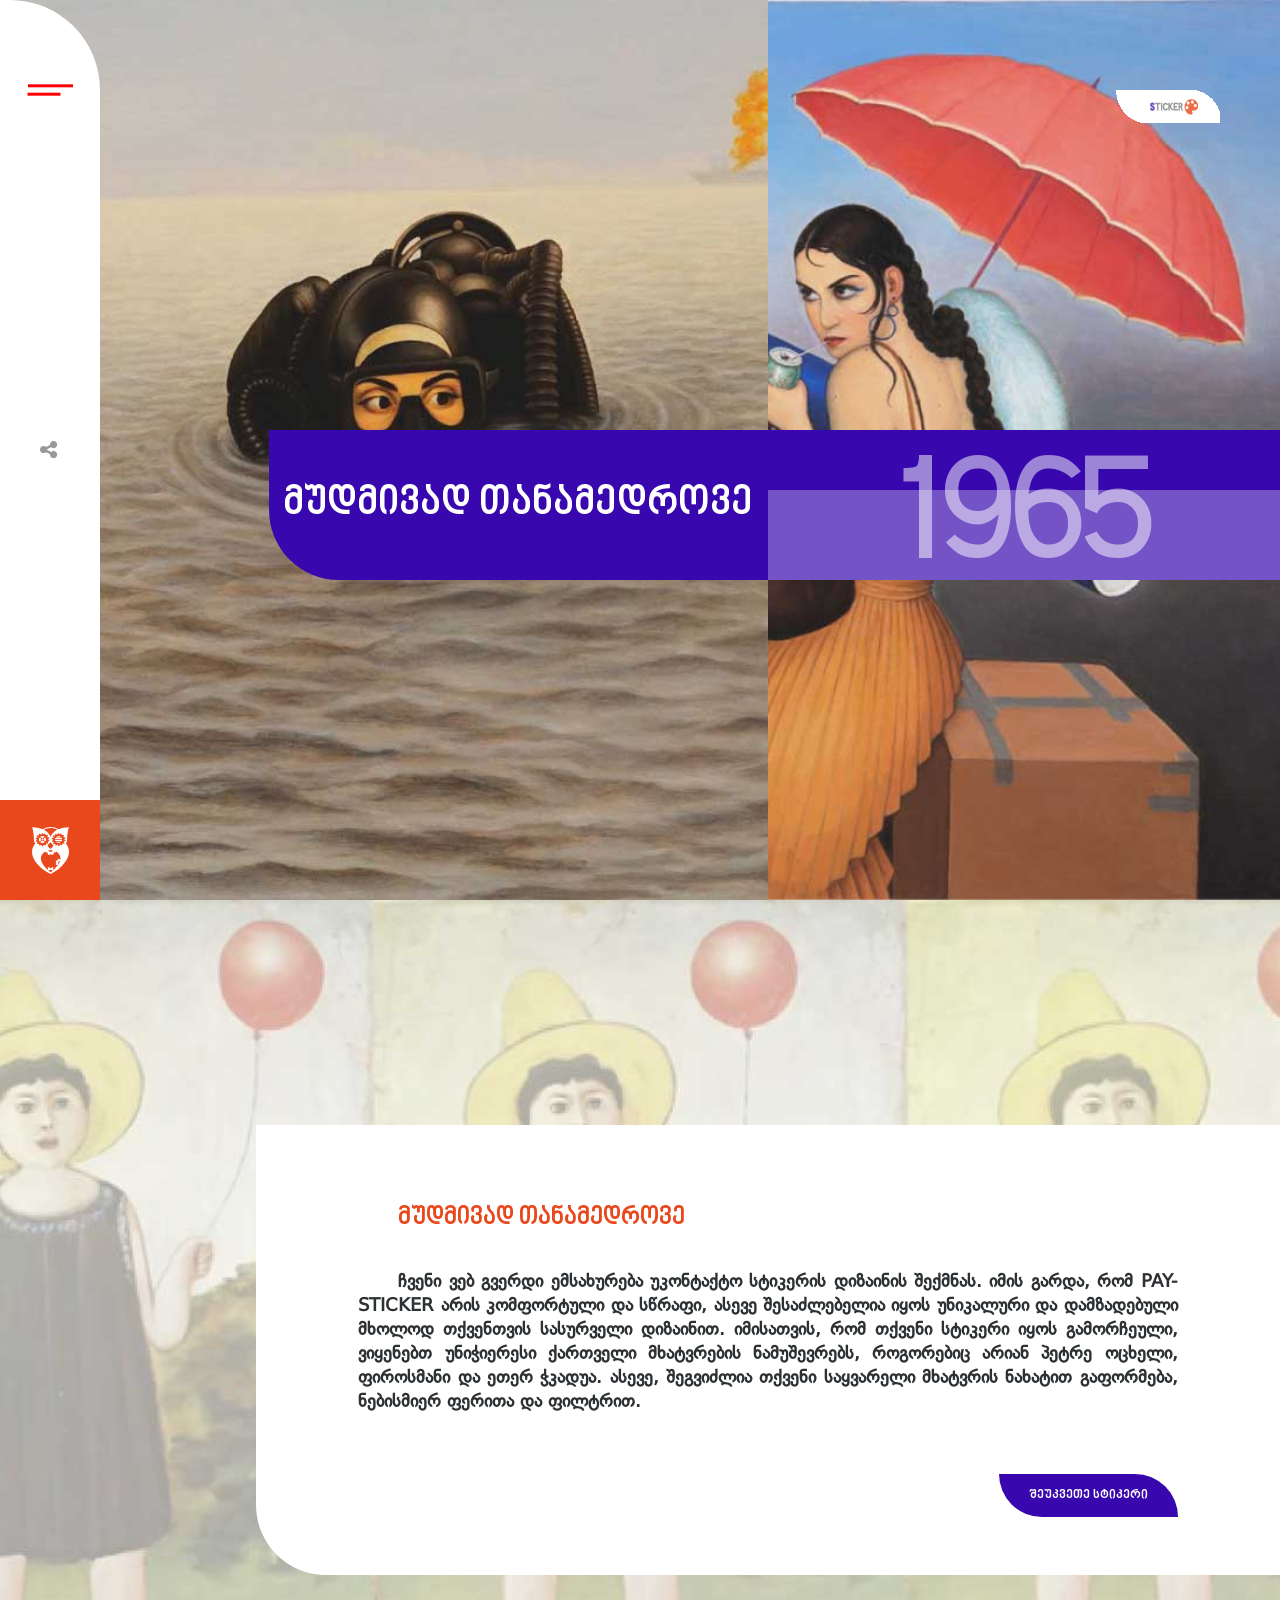
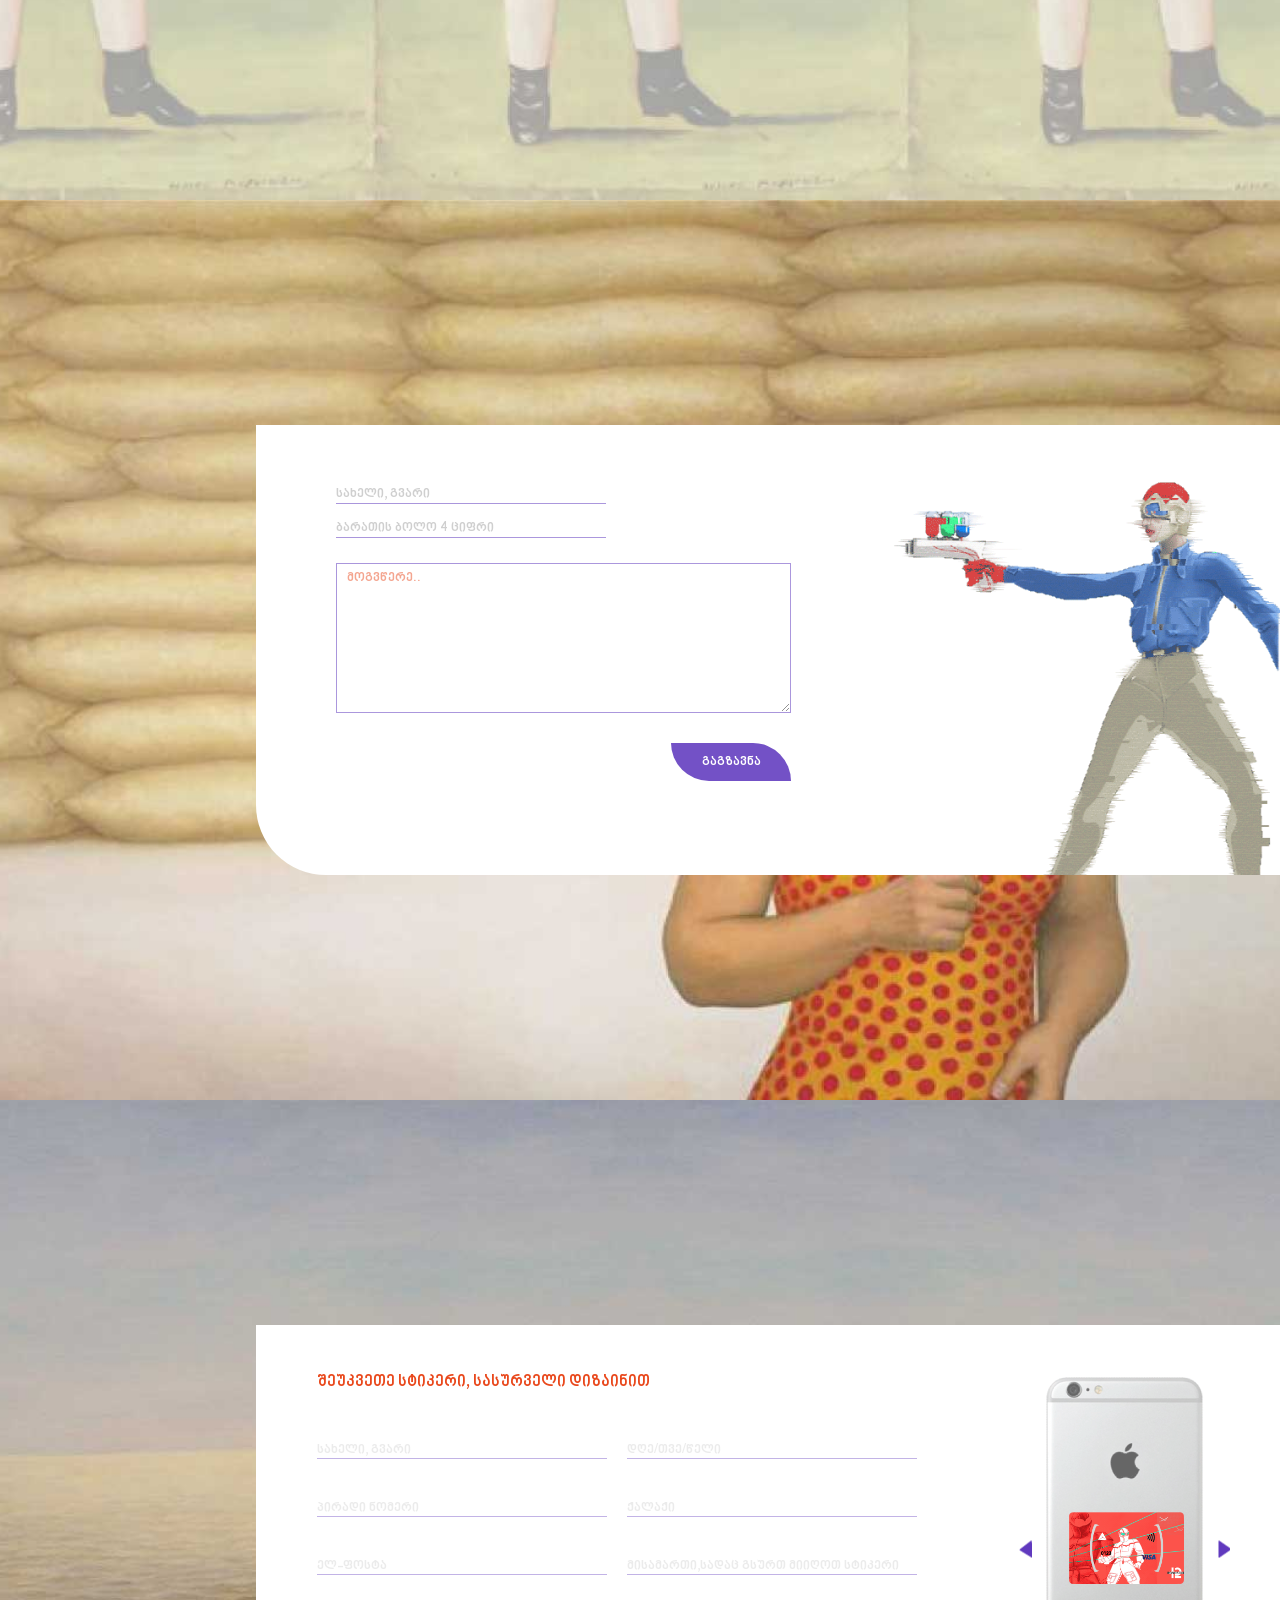
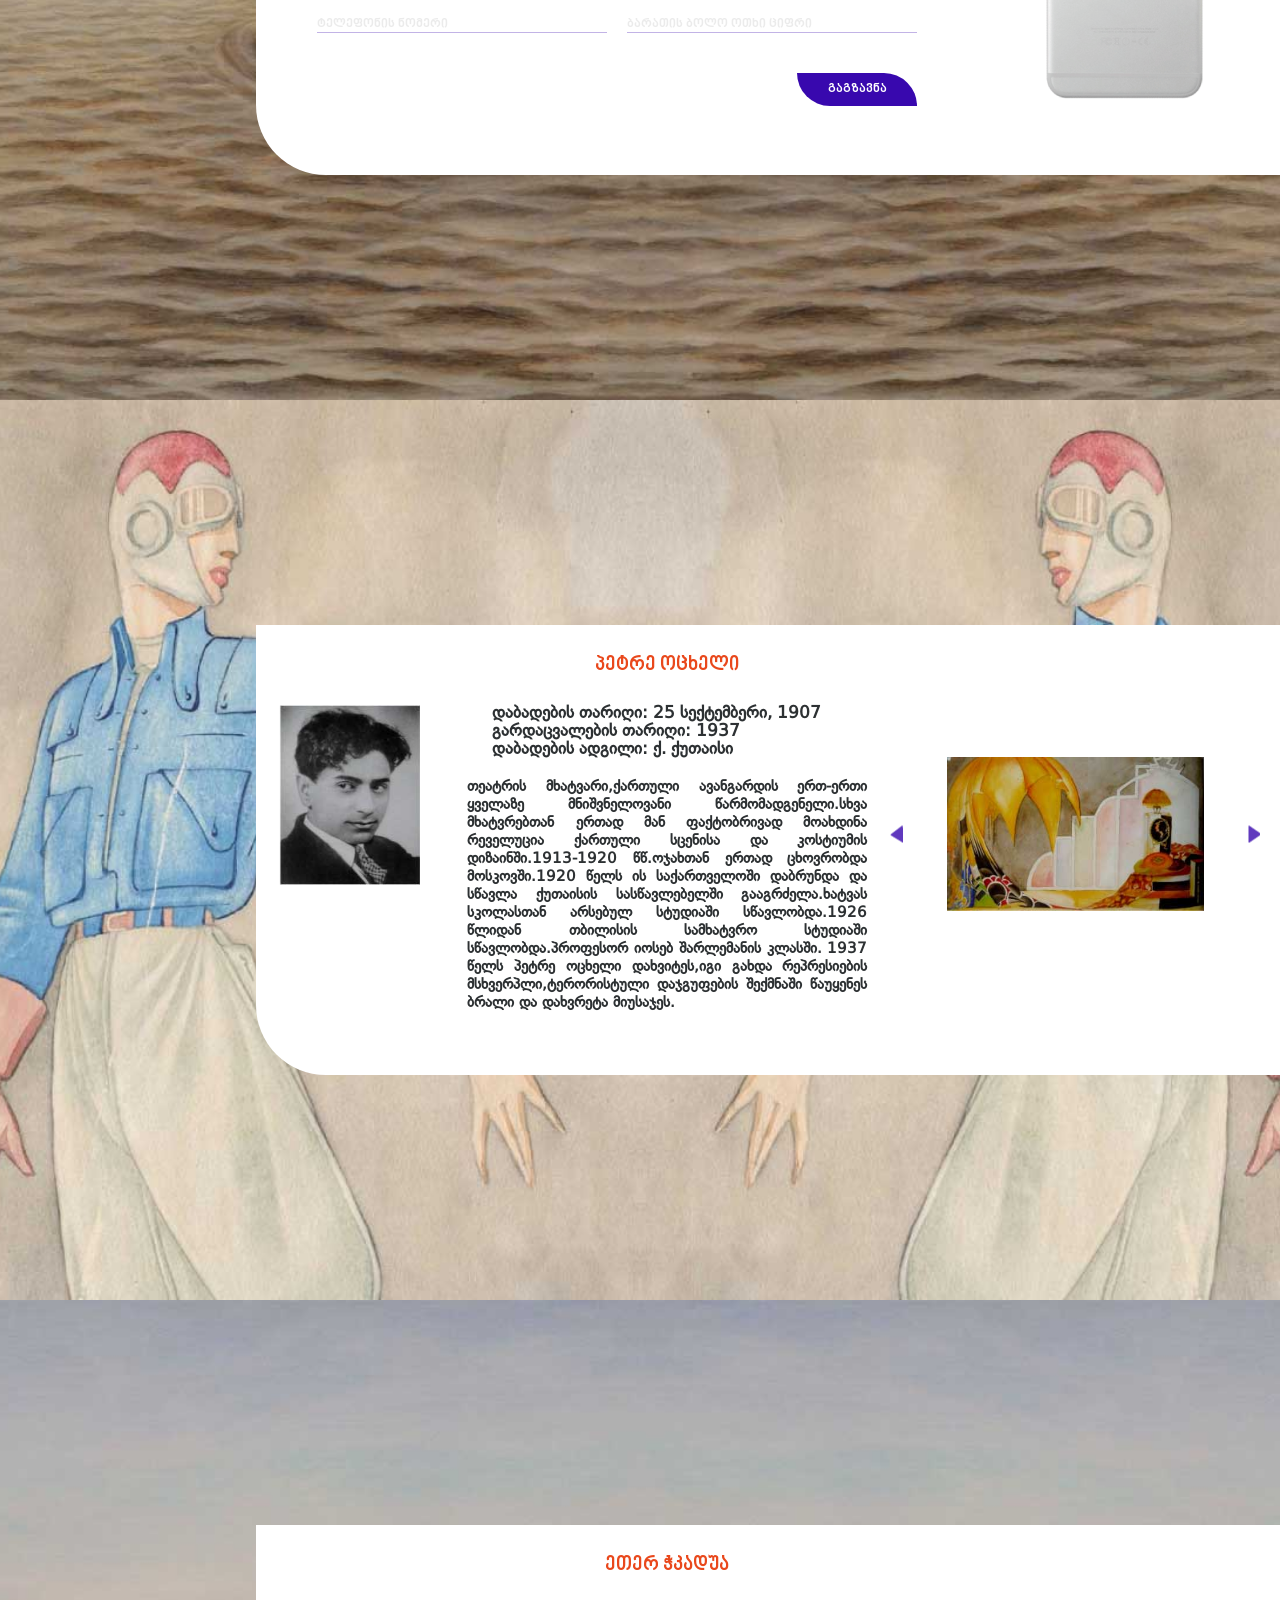
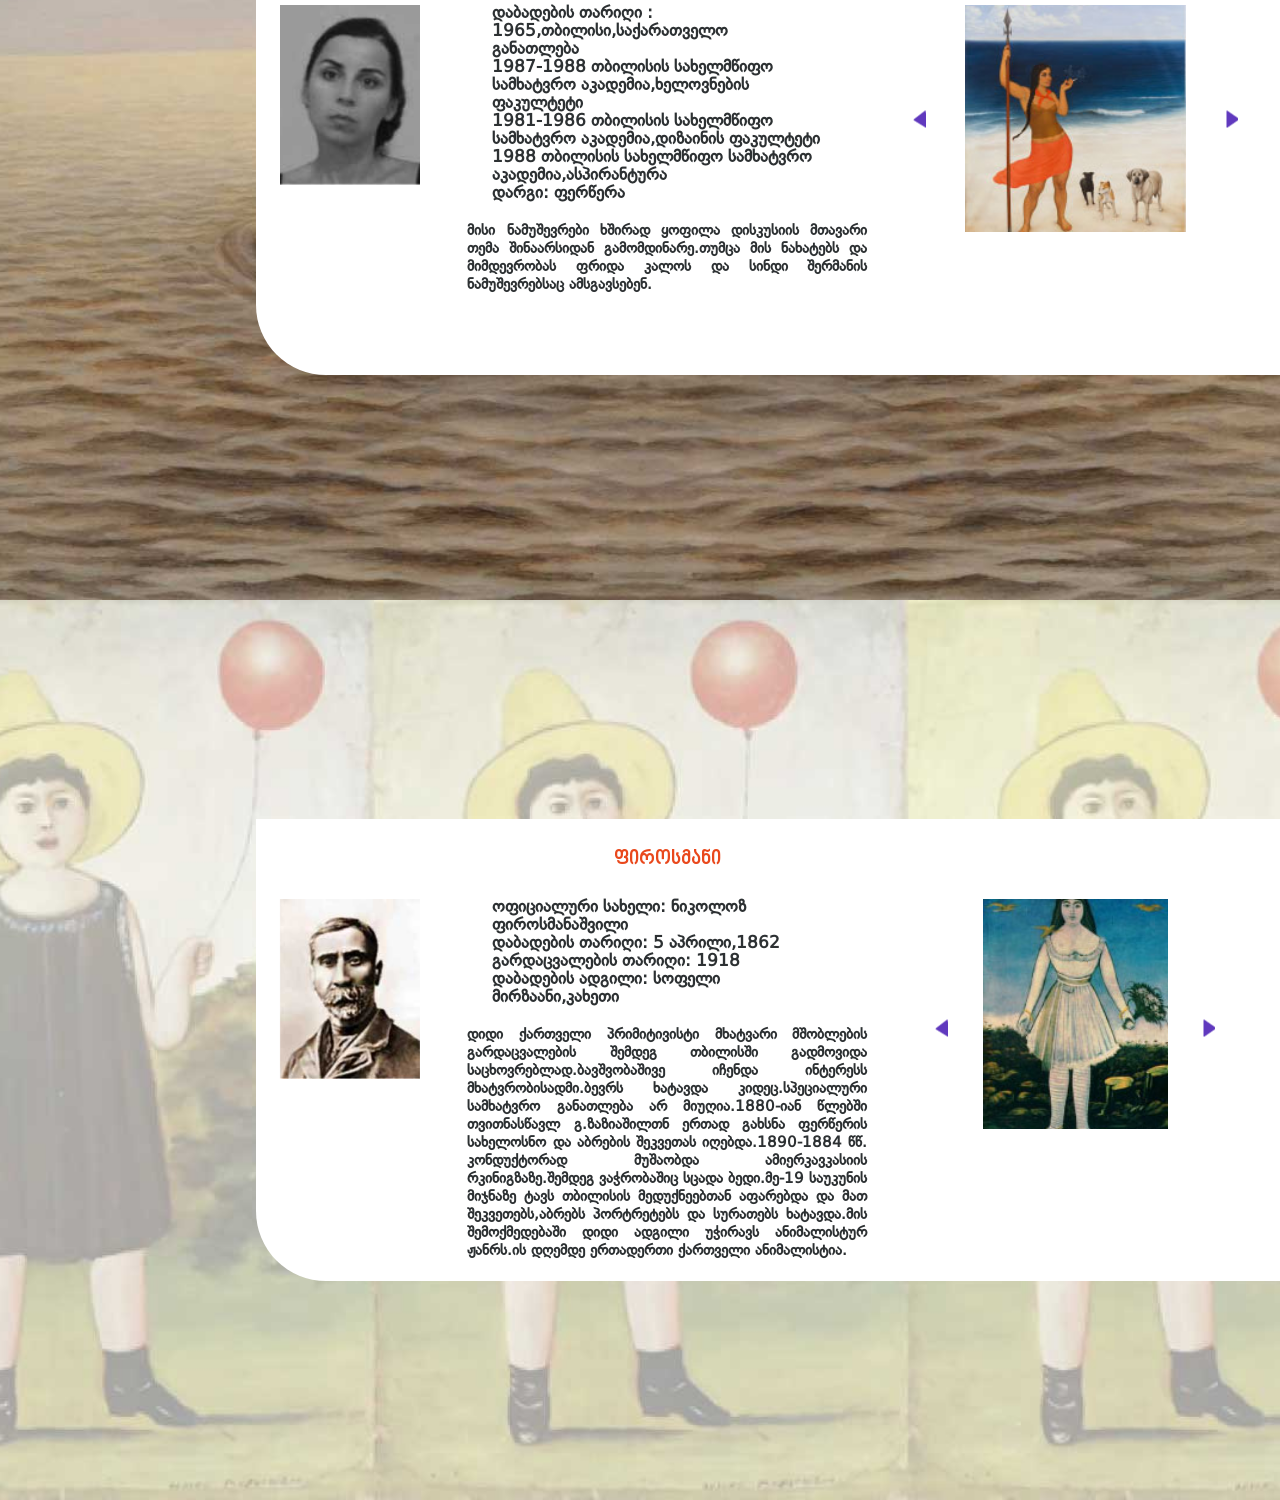
<file: index.html>
<!DOCTYPE html>
<html lang="ka">
<head>
	<meta charset="UTF-8">
	<title>ქართველი მხატვრები</title>
  <meta name="viewport" content="width=device-width, initial-scale=1.0">
  <meta name="description" content="პეტრე ოცხელი, ნიკო ფიროსმანი, ეთერ ჭკადუა - ქართული ფერწერის გამორჩეული ოსტატები">
	<meta name="keywords" content="ფერწერა,მხატვრობა,მხატვრული ხელოვნება">
	<link rel="stylesheet" href="styles/reset.css">
	<link rel="stylesheet" href="styles/owl.carousel.css">
	<link rel="stylesheet" href="styles/owl.theme.default.css">
	<link rel="stylesheet" type="text/css" href="slick/slick.css"/>
  <link rel="stylesheet" type="text/css" href="slick/slick-theme.css"/>
  <link rel="stylesheet" href="styles/animate.css">
  <link rel="stylesheet" href="styles/style.css">
</head>
<body>
     
    <div class="menu_bar">
       
        <div class="menu-item-box" id="burger">
            <span class="menu-item"></span>
            <span class="menu-item"></span>
        </div> <!-- menu-item-box -->
          

        <div class="share-box" id="show-social-box">
            <i class="fa fa-share-alt"></i>
            <nav class="social">
                <a href="#" target="_blank" class="social-icons"><i class="fa fa-instagram"></i></a>
                <a href="#" target="_blank" class="social-icons"><i class="fa fa-facebook-f"></i></a>
                <a href="#" target="_blank" class="social-icons"><i class="fa fa-twitter"></i></a>
            </nav> <!-- social -->
        </div> <!-- share-box -->

        <div class="red-box">
          <div class="geolab animated zoomIn"></div>
        </div> <!-- red-box -->
     
    </div> <!-- Menu_bar -->

    <div class="hidden-menu-bar" id="hidden-bar">
        <nav class="inner-menu">
            <a href="#" class="inner-menu-links">მთავარი</a>
            <a href="#about" class="inner-menu-links scroll">ჩვენს შესახებ</a>
            <a href="#contact" class="inner-menu-links scroll">კონტაქტი</a>
            <a href="#sticker" class="inner-menu-links scroll">შეუკვეთე სტიკერი</a>
            <a href="javascript:void(0)" class="inner-menu-links" id="show-hidden-name-menu">ქართველი მხატვრები</a>
            <nav class="hidden-name-menu">
                <div class="name-items-wrapper first"><div class="defisi"></div><a href="#otskheli" class="scroll">პეტრე ოცხელი</a></div> <!-- name-items-wrapper -->
                <div class="name-items-wrapper second"><div class="defisi"></div><a href="#chkadua" class="scroll">ეთერ ჭკადუა</a></div> <!-- name-items-wrapper -->
                <div class="name-items-wrapper third"><div class="defisi"></div><a href="#firosmani" class="scroll">ფიროსმანი</a></div> <!-- name-items-wrapper -->
            </nav> <!-- hidden-name-menu -->
        </nav> <!-- inner-menu -->
        <div class="long-red-box"></div>
    </div> <!-- hidden-menu-bar -->


<!--  mobile-header -->

 <div class="mobile_menu_bar" id="mobile_menu">   
        <a href="#" class="mobile-logo"></a>
        <div class="mobile-share-box" id="show-mobile-social-box">
            <i class="fa fa-share-alt"></i>
            <nav class="mobile-social">
                <a href="#" target="_blank" class="mobile-social-icons"><i class="fa fa-instagram"></i></a>
                <a href="#" target="_blank" class="mobile-social-icons"><i class="fa fa-facebook-f"></i></a>
                <a href="#" target="_blank" class="mobile-social-icons"><i class="fa fa-twitter"></i></a>
            </nav> <!-- social -->
        </div> <!-- share-box -->

        <div class="mobile-menu-item-box" id="mobile-burger">
            <span class="menu-item"></span>
            <span class="menu-item"></span>
        </div> <!-- menu-item-box -->
     
</div> <!-- mobile_menu_bar -->

    <div class="mobile-hidden-menu-bar" id="mobile-hidden-bar">
        <nav class="mobile-inner-menu">
            <a href="#" class="mobile-inner-menu-links">მთავარი</a><br>
            <a href="#about" class="mobile-inner-menu-links scroll">ჩვენს შესახებ</a>
            <a href="#contact" class="mobile-inner-menu-links scroll">კონტაქტი</a>
            <a href="#sticker" class="mobile-inner-menu-links scroll">შეუკვეთე სტიკერი</a>       
            <a href="#otskheli" class="mobile-inner-menu-links scroll">პეტრე ოცხელი</a>       
            <a href="#chkadua" class="mobile-inner-menu-links scroll">ეთერ ჭკადუა</a>        
            <a href="#firosmani" class="mobile-inner-menu-links scroll">ფიროსმანი</a>          
        </nav> <!-- inner-menu -->
    </div> <!-- hidden-menu-bar -->



<!-- End mobile header -->    


	<div class="wrapper">
        
        <div class="left-slider">
            <div class="left-owl owl-carousel">


              <div class="left-slider-img" style="background-image: url(img/eteri/eteri1.jpg);"></div>


              <div class="left-slider-img" style="background-image: url(img/petre/petre1.jpg);"></div>
              <div class="left-slider-img" style="background-image: url(img/firosmani/niko1.jpg);"></div>
            </div> <!-- Left-owl -->
        </div> <!-- Left Slider -->


        <div class="allways_modern">
            <h1>მუდმივად თანამედროვე</h1>
        </div> <!-- allways_modern -->


		<div class="right-slider">

      <a href="#" class="logo animated fadeInDown"></a>
      <div class="right-owl owl-carousel">

        <div class="right-slider-img" style="background-image: url(img/eteri/eteri2.jpg);">
          <div class="blue-box"></div>
            <p class="slide_date">1965</p>
            <div class="white_block"></div>
        </div> <!-- right-slider-img -->


        <div class="right-slider-img" style="background-image: url(img/petre/petre2.jpg);">
          <div class="blue-box"></div>
            <p class="slide_date">1907</p>
            <div class="white_block"></div>
        </div> 


        <div class="right-slider-img" style="background-image: url(img/firosmani/niko2.jpg);">
          <div class="blue-box"></div>
            <p class="slide_date">1862</p>
            <div class="white_block"></div>
        </div> 


      </div> <!-- Right-owl -->

    </div> <!-- Right Slider -->


	</div> <!-- wrapper -->


  <div class="pages about" id="about">
        <div class="inner-page">
            <section class="about-text">
                <h1>მუდმივად თანამედროვე</h1>
                <p>ჩვენი ვებ გვერდი ემსახურება უკონტაქტო სტიკერის დიზაინის შექმნას. იმის გარდა, რომ PAY-STICKER არის კომფორტული და სწრაფი, ასევე შესაძლებელია იყოს უნიკალური და დამზადებული მხოლოდ თქვენთვის სასურველი დიზაინით. იმისათვის, რომ თქვენი სტიკერი იყოს გამორჩეული, ვიყენებთ უნიჭიერესი ქართველი მხატვრების ნამუშევრებს, როგორებიც არიან პეტრე ოცხელი, ფიროსმანი და ეთერ ჭკადუა. ასევე, შეგვიძლია თქვენი საყვარელი მხატვრის ნახატით გაფორმება, ნებისმიერ ფერითა და ფილტრით.</p>  
                <div class="fix-sticker"> 
                  <a href="#sticker" class="order-sticker scroll">შეუკვეთე სტიკერი</a>     
                </div>       
            </section>
             
        </div> <!-- inner-page -->
  </div> <!-- pages -->

  <div class="pages contact" id="contact">
        <div class="inner-page-for-contact">
          <div class="contact-form-div">

            <form class="contact-form" method="post">

                <input type="text" name="" placeholder="სახელი, გვარი">

                <input type="text" name="" placeholder="ბარათის ბოლო 4 ციფრი">

                <textarea placeholder="მოგვწერე.."></textarea>

                <input type="submit" name="" class="submit" value="გაგზავნა">

            </form> <!-- contact-form -->

          </div> <!-- contact-form-div  -->
          <div class="gif">
              <img src="img/gif/giff.gif" class="gif-img">
          </div>
        </div> <!-- inner-page -->    
  </div> <!-- pages -->


  <div class="pages sticker" id="sticker">
        <div class="inner-page">
          <div class="forms-wrapper">
            <h2>შეუკვეთე სტიკერი, სასურველი დიზაინით</h2>
            <div class="left-form">


              <form class="left-inner-form" id="sticker-form">
                <input type="text" name="" placeholder="სახელი, გვარი">
                <input type="text" name="" placeholder="პირადი ნომერი">
                <input type="text" name="" placeholder="ელ-ფოსტა">
                <input type="text" name="" placeholder="ტელეფონის ნომერი">
              </form> <!-- form -->


            </div><!--
          --><div class="right-form">

              <div class="right-inner-form">
                <input type="text" name="" placeholder="დღე/თვე/წელი" form="sticker-form">
                <input type="text" name="" placeholder="ქალაქი" form="sticker-form">
                <input type="text" name="" placeholder="მისამართი,სადაც გსურთ მიიღოთ სტიკერი" form="sticker-form">
                <input type="text" name="" placeholder="ბარათის ბოლო ოთხი ციფრი" form="sticker-form">
                <input type="submit" name="" class="submit-order" value="გაგზავნა" form="sticker-form">
              </div> <!-- form -->

            </div> <!-- right-form -->
          </div> <!-- forms-wrapper -->


          <div class="mobile-slider-wrapper">
              <div class="mobile-slider">

                <div class="sticker-slider">

                  <div class="sticker-item"><img src="img/sticker-slide/1.png"></div>
                  <div class="sticker-item"><img src="img/sticker-slide/2.png"></div>
                  <div class="sticker-item"><img src="img/sticker-slide/3.png"></div>

                </div> <!-- otskheli-images -->

              </div> <!-- mobile-slider -->
          </div> <!-- mobile-slider-wrapper -->
        </div> <!-- inner-page -->
    </div> <!-- pages -->


    <div class="pages otskheli" id="otskheli">
        <div class="inner-page">
            <div class="painter-img otskheli-img"></div>
            <div class="painter-text">
                <h2>პეტრე ოცხელი</h2>
                <div class="pre-text">
                  <p class="pre-text-p">
                    დაბადების თარიღი: 25 სექტემბერი, 1907<br>
                    გარდაცვალების თარიღი: 1937<br>
                    დაბადების ადგილი: ქ. ქუთაისი
                  </p>
                </div> <!-- pre-text -->
                <p>თეატრის მხატვარი,ქართული ავანგარდის ერთ-ერთი ყველაზე მნიშვნელოვანი წარმომადგენელი.სხვა მხატვრებთან ერთად მან ფაქტობრივად მოახდინა რეველუცია ქართული სცენისა და კოსტიუმის დიზაინში.1913-1920 წწ.ოჯახთან ერთად ცხოვრობდა მოსკოვში.1920 წელს ის საქართველოში  დაბრუნდა და სწავლა ქუთაისის სასწავლებელში გააგრძელა.ხატვას სკოლასთან არსებულ სტუდიაში სწავლობდა.1926 წლიდან თბილისის სამხატვრო სტუდიაში სწავლობდა.პროფესორ იოსებ შარლემანის კლასში. 1937 წელს პეტრე ოცხელი დახვიტეს,იგი გახდა რეპრესიების მსხვერპლი,ტერორისტული დაჯგუფების შექმნაში წაუყენეს ბრალი და დახვრეტა მიუსაჯეს.
                </p>
            </div> <!-- painter-text -->

            <div class="painter-slider">
				
        				<div class="otskheli-images">

          				  <div class="otskheli-item"><img src="img/petre/item-1.jpg"></div>
          				  <div class="otskheli-item"><img src="img/petre/item-2.jpg"></div>
          				  <div class="otskheli-item"><img src="img/petre/item-3.jpg"></div>
          				  <div class="otskheli-item"><img src="img/petre/item-4.jpg"></div>
          				  <div class="otskheli-item"><img src="img/petre/item-5.jpg"></div>
          				  <div class="otskheli-item"><img src="img/petre/item-6.jpg"></div>
          				  <div class="otskheli-item"><img src="img/petre/item-7.jpg"></div>
          				  <div class="otskheli-item"><img src="img/petre/item-8.jpg"></div>

        				</div> <!-- otskheli-images -->

            </div> <!-- painter-slider -->

        </div> <!-- inner-page -->
    </div> <!-- art-pages -->

    
    <div class="pages chkadua" id="chkadua">
        <div class="inner-page">
            <div class="painter-img chkadua-img"></div>
            <div class="painter-text">
              <h2>ეთერ ჭკადუა</h2>
              <div class="pre-text">
                  <p class="pre-text-p"">
                    დაბადების თარიღი : 1965,თბილისი,საქარათველო<br>
                    განათლება<br>
                    1987-1988 თბილისის სახელმწიფო სამხატვრო აკადემია,ხელოვნების ფაკულტეტი<br>
                    1981-1986 თბილისის სახელმწიფო სამხატვრო აკადემია,დიზაინის ფაკულტეტი<br>
                    1988 თბილისის სახელმწიფო სამხატვრო აკადემია,ასპირანტურა<br>
                    დარგი: ფერწერა
                  </p>
                </div> <!-- pre-text -->
              <p>მისი ნამუშევრები ხშირად ყოფილა დისკუსიის მთავარი თემა შინაარსიდან გამომდინარე.თუმცა მის ნახატებს და მიმდევრობას ფრიდა კალოს და სინდი შერმანის ნამუშევრებსაც ამსგავსებენ.</p>
            </div> <!-- painter-text -->
            <div class="painter-slider">
            	

        				<div class="chkadua-images">

        				  <div class="chkadua-item"><img src="img/eteri/item-1.jpg"></div>
        				  <div class="chkadua-item"><img src="img/eteri/item-2.jpg"></div>
        				  <div class="chkadua-item"><img src="img/eteri/item-3.jpg"></div>
        				  <div class="chkadua-item"><img src="img/eteri/item-4.jpg"></div>
        				  <div class="chkadua-item"><img src="img/eteri/item-5.jpg"></div>
        				  <div class="chkadua-item"><img src="img/eteri/item-6.jpg"></div>

        				</div> <!-- chkadua-images -->


            </div>  <!-- painter-slider -->
        </div> <!-- inner-page -->
    </div> <!-- pages -->

    

    <div class="pages firosmani-page" id="firosmani">
        <div class="inner-page">
            <div class="painter-img firosmani-img"></div>
            <div class="painter-text">
            <h2>ფიროსმანი</h2>
              <div class="pre-text">
                  <p class="pre-text-p">
                    ოფიციალური სახელი: ნიკოლოზ ფიროსმანაშვილი<br>
                    დაბადების თარიღი: 5 აპრილი,1862<br>
                    გარდაცვალების თარიღი: 1918<br>
                    დაბადების ადგილი: სოფელი მირზაანი,კახეთი
                  </p>
                </div> <!-- pre-text -->
              <p>დიდი ქართველი პრიმიტივისტი მხატვარი მშობლების გარდაცვალების შემდეგ თბილისში გადმოვიდა საცხოვრებლად.ბავშვობაშივე იჩენდა ინტერესს მხატვრობისადმი.ბევრს ხატავდა კიდეც.სპეციალური სამხატვრო განათლება არ მიუღია.1880-იან წლებში თვითნასწავლ გ.ზაზიაშილთნ ერთად გახსნა ფერწერის სახელოსნო და აბრების შეკვეთას იღებდა.1890-1884 წწ. კონდუქტორად მუშაობდა ამიერკავკასიის რკინიგზაზე.შემდეგ ვაჭრობაშიც სცადა ბედი.მე-19 საუკუნის მიჯნაზე ტავს თბილისის მედუქნეებთან აფარებდა და მათ შეკვეთებს,აბრებს პორტრეტებს და სურათებს ხატავდა.მის შემოქმედებაში დიდი ადგილი უჭირავს ანიმალისტურ ჟანრს.ის დღემდე ერთადერთი ქართველი ანიმალისტია.</p>
            </div> <!-- painter-text -->

            <div class="painter-slider">            	

				<div class="firosmani-images">          
				  <div class="firosmani-items"><img src="img/firosmani/item-1.jpg"></div>
				  <div class="firosmani-items"><img src="img/firosmani/item-2.jpg"></div>
				  <div class="firosmani-items"><img src="img/firosmani/item-3.jpg"></div>
				  <div class="firosmani-items"><img src="img/firosmani/item-4.jpg"></div>
				</div> <!-- firosmani-images -->


            </div> <!-- painter-slider -->
        </div> <!-- inner-page -->
    </div> <!-- pages -->
    
	<!-- js -->
	<script src="js/jquery-3.2.1.min.js"></script>
	<script src="js/owl.carousel.js"></script>
  <script src="slick/slick.min.js"></script>
  <script src="js/jquery.viewportchecker.min.js"></script>
  <script src="js/slider.js"></script>
</body>
</html>
</file>
<file: styles/style.css>
@import url("fonts.css");
/*----- Common Styles-----------*/
* {
	margin: 0;
	padding: 0;
	-webkit-box-sizing: border-box;
	-moz-box-sizing: border-box;
	box-sizing: border-box;
}
html, body {
	width: 100%;
	height: 100%;
}
h1, h2, h3, p, a, input, textarea {
	font-family: 'BPGNinoMtavruli-Bold';
}
.hidden {
	visibility: hidden;
}
.visible {
	visibility: visible;
}
#mobile_menu {
	display: none;
}
.pages {
	width: 100%;
	min-height: 100vh;
	background-repeat: no-repeat;
	background-position: center;
	background-size: cover;
	position: relative;
}
.inner-page {
	position: absolute;
	right: 0;
	top: 50%;
	transform: translateY(-50%);
	width: 80%;
	min-height: 450px;
	background-color: #fff;
	border-radius: 0 0 0 70px;
	display: flex;
	justify-content: space-around;
	padding-bottom: 20px;

	overflow: hidden;
}
.inner-page-for-contact {
	position: absolute;
	right: 0;
	top: 50%;
	transform: translateY(-50%);
	width: 80%;
	height: 450px;
	background-color: #fff;
	border-radius: 0 0 0 70px;
}
.painter-img {
	width: 140px;
	height: 180px;
	background-repeat: no-repeat;
	background-size: cover;
	background-position: center;
	margin-top: 80px;
}
.painter-text {
	width: 400px;
}
.painter-text h2 {
	text-align: center;
	color: #E9481C;
	padding: 30px 0;
	font-size: 20px;
}
.pre-text {
	width: 350px;
	margin: 0 auto 20px;
}
.painter-text p {
	font-family: 'BPGRioniVera';
	font-weight: bold;
	font-size: 15px;
	color: #2D3133;
	line-height: 18px;
	text-align: justify;
}
.pre-text-p {
	font-size: 17px !important;
	text-indent: 0px;
	text-align: left !important;
}
.painter-slider {
	width: 321px;
	display: flex;
	justify-content: center;
	padding-top: 80px;
	margin-right: 20px;
}
.chkadua-item img, .otskheli-item img, .firosmani-items img {
	width: 80%;
	height: auto;
}
/*--- End -- Common Styles-----------*/
.menu_bar {
	position: fixed;
	left: 0;
	top: 0;
	z-index: 5;
	height: 100%;
	width: 100px;
	background-color: #fff;
	border-radius: 0 90px 0 0;
}
/* -------------------------- menu - burger */
.menu-item-box {
	position: absolute;
	top: 10%;
	left: 50%;
	height: 45px;
	transform: translate(-50%, -50%);
	width: 45px;
	cursor: pointer;
}
span.menu-item {
	position: absolute;
	background-color: red;
	height: 3px;
	display: block;
	width: 45px;
}
span.menu-item:first-child {
	top: 40%;
	left: 50%;
	transform: translate(-50%,-40%);
	transition: transform .3s;
}
span.menu-item:last-child {
	top: 60%;
	left: 0;
	transform: translateY(-60%);
	width: 33px;
	transition: width .1s, transform .3s;
}
.menu-item-box.active span.menu-item:first-child {
	top: 50%;
	transform: translate(-50%,-40%) rotate(-45deg);
}
.menu-item-box.active span.menu-item:last-child {
	top: 50%;
	transform: translateY(-60%) rotate(45deg);
	width: 45px;
}
/* -------- End ------------------ menu - burger */

a.logo {
	width: 104px;
	height: 33px;
	display: block;
	position: absolute;
	top: 10%;
	right: 60px;
	z-index: 10;
	background-image: url(../img/logo/logo-17.png);
	background-repeat: no-repeat;
}

/* -------------------------- Social - box */
.share-box {
	width: 20px;
	height: 20px;
	position: absolute;
	top: 50%;
	left: 50%;
	transform: translate(-50%, -50%);
	cursor: pointer;
}
.share-box.active .social {
	visibility: visible;
} 
.share-box.active .social .social-icons i {
	font-size: 20px;
}
.share-box i.fa.fa-share-alt {
	font-size: 20px;
	color: rgba(45, 49, 51, .5);
}
nav.social {
	margin-top: 20px;
	visibility: hidden;
}
.social-icons {
	margin-bottom: 20px;
	display: flex;
	justify-content: center;
	width: 20px;
	height: 20px;
}
.social-icons:last-child {
	margin-bottom: 0;
}
.social-icons i {
	font-size: 0px;
	color: rgba(45, 49, 51, .5);
	transition: font-size .3s;
}
/* ----------- End ----------- Social - box */
.red-box {
	position: absolute;
	bottom: 0;
	left: 0;
	width: 100px;
	height: 100px;
	background-color: #E9481C;
	display: flex;
	justify-content: center;
	align-items: center;
}
.geolab {
	width: 37px;
	height: 47px;
	background-image: url(../img/logo/geolab-svg.svg);
	background-repeat: no-repeat;
}
/* ---------------- Hidden - bar ---------*/
.hidden-menu-bar {
	width: 400px;
	height: 100%;
	position: fixed;
	left: -100%;
	top: 0;
	z-index: 3;
	transition: left .5s;
	background-color: #fff;
	border-radius: 0 90px 0 0;
}
.mobile-hidden-menu-bar {
	display: none;
}
.hidden-menu-bar.active {
	left: 0px;
}
.inner-menu {
	height: 360px;
	margin-left: 110px;
	margin-top: 100px;
}
a.inner-menu-links {
	color: rgba(45, 49, 51, .5);
	display: block;
	margin-bottom: 25px;
	font-size: 22px;
}
a.inner-menu-links:hover, .name-items-wrapper a:hover {
	color: rgba(56, 8, 174, .9);
}
a.inner-menu-links:last-child {
	margin-bottom: 0px;
}
nav.hidden-name-menu {
	position: relative;
	overflow: hidden;
	width: 100%;
	height: 100px;
	margin: 0;
}
.name-items-wrapper {
	position: absolute;
	margin-bottom: 10px;
	width: 100%;
	height: 18px;
	left: -100%;
}
.first {
	top: 0px;
	transition: left .3s;
}
.second {
	top: 30px;
	transition: left .7s;
}
.third {
	top: 60px;
	transition: left 1.1s;
}
#show-hidden-name-menu.active + .hidden-name-menu .first {
	left: 0%;
}
#show-hidden-name-menu.active + .hidden-name-menu .second {
	left: 0%;
}
#show-hidden-name-menu.active + .hidden-name-menu .third {
	left: 0%;
}
.defisi {
	width: 25px;
	height: 2px;
	margin: 8px 10px;
	display: inline-block;
	background-color: rgba(56, 8, 174, .6);
}
.name-items-wrapper a {
	color: rgba(45, 49, 51, .5);
	font-size: 20px;
}
.long-red-box {
	position: absolute;
	bottom: 0;
	right: 0;
	width: 400px;
	height: 100px;
	background-color: #E9481C;
}
/* ------- End --------- Hidden - bar ---------*/
.wrapper {
	width: 100%;
	height: 100%;
	display: flex;
}
.left-slider {
	width: 60%;
	height: 100vh;	
}
.right-slider {
	width: 40%;
	height: 100vh;
}
.allways_modern {
	position: absolute;
	top: calc(50% - 20px);
	right: 40%;
	z-index: 2;
	height: 150px;
	width: 39%;
	background-color: rgba(56, 8, 174, 1);
	border-radius: 0 0 0 70px;
	display: flex;
	justify-content: center;
	align-items: center;
}
.blue-box {
	position: absolute;
	top: calc(50% - 20px);
	right: 0;
	height: 150px;
	width: 100%;
	background-color: rgba(56, 8, 174, 1);
	z-index: 1;
}
.allways_modern h1 {
	color: #fff;
	font-size: 40px;
	text-align: center;
}
.left-slider-img {
	width: 100%;
	height: 100vh;
	background-size: cover;
	background-repeat: no-repeat;
	background-position: center;
}
.right-slider-img {
	width: 100%;
	height: 100vh;
	background-size: cover;
	background-repeat: no-repeat;
	background-position: center;
	position: relative;
}
.white_block {
	position: absolute;
	right: 0;
	z-index: 10;
	top: calc(50% + 40px);
	width: 100%;
	height: 90px;
	background-color: rgba(255,255,255, .3);
}
.slide_date {
	position: absolute;
	top: 50%;
	right: 0;
	color: rgba(255,255,255, .5);
	background-color: transparent;
	font-size: 140px;
	height: 150px;
	line-height: 150px;
	text-align: center;
	width: 100%;
	z-index: 10;
}
/*--------------- chkadua page---------*/

.chkadua {
	background-image: url(../img/eteri/eteribg.jpg);
}
.chkadua-img {
	background-image: url(../img/eteri/chkadua.jpg);
}
.chkadua-images {
	width: 276px;
	height: 227px;
}
.chkadua-item {
	width: 276px;
	height: 227px;
	display: flex !important;
	justify-content: center;
	align-items: center;
}
/*------End--------- chkadua page---------*/
/*--------------- otskheli page---------*/
.otskheli {
	background-image: url(../img/petre/otskhelibg.jpg);
}
.otskheli-img {
	background-image: url(../img/petre/otskheli.jpg);
}
.otskheli-images {
	width: 321px;
	height: 258px;
}
.otskheli-item {
	width: 321px;
	height: 258px;
	display: flex !important;
	justify-content: center;
	align-items: center;
}
.slick-prev {
	background-image: url(../img/sticker-slide/left-arrow.png);
	background-repeat: no-repeat;
	width: 13px;
	height: 17px;
}
.slick-next {
	background-image: url(../img/sticker-slide/right-arrow.png);
	background-repeat: no-repeat;
	width: 13px;
	height: 17px;
}
/*-----End---------- otskheli page---------*/
/*--------------- firosmani page---------*/
.firosmani-page {
	background-image: url(../img/firosmani/firosmanibg.jpg);
}
.firosmani-img {
	background-image: url(../img/firosmani/firosmani.jpg);
}
.firosmani-images {
	width: 231px;
	height: 258px;
}
.firosmani-items {
	width: 231px;
	height: 230px;
	display: flex !important;
	justify-content: center;
	align-items: center;
}

/*-----End---------- firosmani page---------*/



/*--------------- about page---------*/
.about {
	background-image: url(../img/firosmani/firosmanibg.jpg);
}

section.about-text {
	width: 80%;
	margin: 0 auto;
	padding: 0;
}
section.about-text h1 {
	font-size: 25px;
	color: #E9481C;
	padding: 80px 0 40px 40px;
}
section.about-text p {
	font-family: 'BPGRioniVera';
	font-weight: bold;
	font-size: 18px;
	color: #2D3133;
	opacity: .9;
	line-height: 24px;
	text-indent: 40px;
	text-align: justify;
	margin-bottom: 60px;
}
a.order-sticker {
	background-color: #3808AE;
	color: #fff;
	padding: 15px 30px;
	float: right;
	border-radius: 0 70px 0 70px;
	font-size: 13px;
}
/*-----End---------- about page---------*/


/*--------------- contact page---------*/
.contact {
	background-image: url(../img/pages/aboutBG.jpg);
}
.contact-form-div {
	width: 535px;
	padding: 60px 0 0 80px;	
}
.gif {
	position: absolute;
	right: 0;
	bottom: 0;
	width: 430px;
	height: auto;
}
.gif-img {
	width: 90%;
	position: absolute;
	right: 0;
	bottom: 0;
}
.contact-form input, .contact-form textarea {
	display: block;
	background-color: transparent;
	font-size: 13px;
	color: #9F9F9F;
	opacity: .7;
}
.contact-form input:focus, .contact-form textarea:focus {
	    outline: none;
}
.contact-form input {
	border-bottom: 1px solid rgba(56, 8, 174, .6);
	width: 270px;
	line-height: 18px;
	margin-bottom: 15px;
}
.contact-form textarea {
	width: 100%;
	height: 150px;
	border: 1px solid rgba(56, 8, 174, .6);
	margin-top: 25px;
	padding: 8px 0 0 10px;
}
.contact-form input::placeholder {
    color: #9F9F9F;
    opacity: .7;
} 
textarea::placeholder {
    color: rgba(233, 72, 28, .7);
} 
.submit {
	border-bottom: 0 !important;
	cursor: pointer;
	background-color: #3808AE !important;
	opacity: 1;
	border-radius: 0 70px 0 70px;
	color: #fff !important;
	padding: 10px 0;
	width: 120px !important;
	float: right;
	margin-top: 30px;
}
/*-----End---------- contact page---------*/

/*----------- order-sticker ------------ */
.sticker {
	background-image: url(../img/eteri/eteribg.jpg);
}
.forms-wrapper {
	width: 600px;
	margin-top: 50px;
}
.forms-wrapper h2 {
	color: #E9481C;
	margin-bottom: 50px;
}
.left-form {
	width: 50%;
	display: inline-block;
	padding-right: 10px;
}
.right-form {
	width: 50%;
	display: inline-block;
	padding-left: 10px;
}
.left-inner-form input {
	font-size: 13px;
	width: 100%;
	border-bottom: 1px solid rgba(56, 8, 174, .6);
	margin-bottom: 40px;
	color: #9F9F9F;
	opacity: .5;
}
.left-inner-form input:focus {
	outline: none;
}
.right-inner-form input {
	font-size: 13px;
	width: 100%;
	border-bottom: 1px solid rgba(56, 8, 174, .6);
	margin-bottom: 40px;
	color: #9F9F9F;
	opacity: .5;
}
.right-inner-form input::placeholder, .left-inner-form input::placeholder {
    color: #9F9F9F;
    opacity: .4;
}
.right-inner-form input:focus {
	outline: none;
}
.submit-order {
	border-bottom: 0 !important;
	cursor: pointer;
	background-color: #3808AE !important;
	border-radius: 0 70px 0 70px;
	color: #fff !important;
	opacity: 1 !important;
	padding: 10px 0;
	width: 120px !important;
	float: right;
	margin-top: 0px;
}

.mobile-slider {
	width: 180px;
	height: 348px;
	background: url(../img/sticker-slide/mobile.png) no-repeat center;
	background-size: cover;
	display: flex;
	justify-content: center;
	align-items: center;
	margin-top: 50px;
}
.sticker-slider {
	width: 120px;
	height: 80px;
	display: flex;
	justify-content: center;
	align-items: center;
}

.sticker-item {
	width: 110px;
	margin-right: 5px;
}
.sticker-item img {
	width: 100%;
}



@media screen and (max-width: 1200px) {

.forms-wrapper {
	width: 450px;
}

.painter-img {
	width: 120px;
	height: 160px;
	margin-top: 60px;
}
.painter-text {
	width: 350px;
}
.painter-text h2 {
	text-align: center;
	color: #E9481C;
	padding: 20px 0;
	font-size: 20px;
}
.pre-text {
	width: 300px;
}
.painter-slider {
	width: 321px;
	display: flex;
	justify-content: center;
	padding-top: 60px;
	margin-right: 20px;
}
.firosmani-images {
	width: 100%;
	height: 258px;	
}
.otskheli-images {
	width: 100%;
	height: 258px;	
}
.chkadua-images {
	width: 100%;
	height: 227px;	
}
.chkadua-item img, .otskheli-item img, .firosmani-items img {
	width: 80%;
	height: auto;
}
.allways_modern h1 {
	font-size: 35px;
}

}

@media screen and (max-width: 1100px) {

.inner-page {
	min-height: 400px;
}
.inner-page-for-contact {
	min-height: 400px;
}
.contact-form-div {
	width: 400px;
	padding: 60px 0 0 80px;	
}
.contact-form input {
	border-bottom: 1px solid rgba(56, 8, 174, .6);
	width: 100%;
	line-height: 18px;
	margin-bottom: 15px;
}
.gif {
	position: absolute;
	right: 0;
	bottom: 0;
	height: auto;
}
.gif-img {
	height: 350px;
	width: auto;
	position: absolute;
	right: 0;
	bottom: 0;
}
.painter-img {
	width: 100px;
	height: 140px;
}
.painter-text {
	width: 300px;
}
.painter-text h2 {
	text-align: center;
	color: #E9481C;
	padding: 20px 0;
	font-size: 20px;
}
.pre-text {
	width: 250px;
}
.painter-slider {
	width: 221px;
	display: flex;
	justify-content: center;
	padding-top: 60px;
	margin-right: 20px;
}
.firosmani-images {
	width: 100%;
	height: 258px;	
}
.otskheli-images {
	width: 100%;
	height: 258px;	
}
.chkadua-images {
	width: 100%;
	height: 227px;	
}
/*---------- about-----------*/
section.about-text {
	width: 90%;
}
section.about-text h1 {
	font-size: 22px;
	padding: 60px 0 20px 40px;
}
section.about-text p {
	font-size: 16px;
	color: #2D3133;
	opacity: .8;
	line-height: 22px;
	text-indent: 40px;
	text-align: justify;
	margin-bottom: 40px;
}
a.order-sticker {
	background-color: #3808AE;
	color: #fff;
	padding: 15px 30px;
	float: right;
	border-radius: 0 70px 0 70px;
	font-size: 13px;
}
/*-----End---------- about page---------*/


.allways_modern h1 {
	font-size: 30px;
}

}



@media  screen and (max-width: 940px) {
	
.menu_bar, .hidden-menu-bar {
	display: none;
}
#mobile_menu {
	display: flex;
	justify-content: space-between;
	align-items: center;
}
.mobile_menu_bar {
	padding: 10px 20px;
	width: 100%;
	display: block;
	background-color: rgba(255,255,255, .8);
	position: fixed;
	top: 0;
	left: 0;
	z-index: 2;
}
a.mobile-logo {
	width: 88px;
	height: 28px;
	display: block;
	position: initial;
	top: initial;
	right: initial;
	z-index: initial;
	background-image: url(../img/logo/logo-17.png);
	background-repeat: no-repeat;
	background-size: cover;
	background-position: center;
}
.mobile-menu-item-box {
	height: 30px;
	width: 30px;
	cursor: pointer;
	position: relative;
}
.mobile-share-box {
	width: 20px;
	height: 20px;
	cursor: pointer;
}
.mobile-share-box.active .mobile-social {
	visibility: visible;
} 
.mobile-share-box.active .mobile-social .mobile-social-icons i {
	font-size: 20px;
}
.mobile-share-box i.fa.fa-share-alt {
	font-size: 20px;
	color: rgba(45, 49, 51, .5);
}
nav.mobile-social {
	display: flex;
	justify-content: space-between;
	width: 100px;
	height: 20px;
	visibility: hidden;
	margin-left: 40px;
	margin-top: -20px;
}
.mobile-social-icons {
	margin-bottom: 20px;
	display: flex;
	justify-content: center;
	width: 20px;
	height: 20px;
}
.mobile-social-icons:last-child {
	margin-bottom: 0;
}
.mobile-social-icons i {
	font-size: 0px;
	color: rgba(45, 49, 51, .5);
	transition: font-size .3s;
}
span.menu-item {
	position: absolute;
	background-color: red;
	height: 3px;
	display: block;
	width: 30px;
}
span.menu-item:first-child {
	top: 40%;
	left: 50%;
	transform: translate(-50%,-40%);
	transition: transform .3s;
}
span.menu-item:last-child {
	top: 60%;
	left: 0;
	transform: translateY(-60%);
	width: 20px;
	transition: width .1s, transform .3s;
}
.mobile-menu-item-box.active span.menu-item:first-child {
	top: 50%;
	transform: translate(-50%,-40%) rotate(-45deg);
}
.mobile-menu-item-box.active span.menu-item:last-child {
	top: 50%;
	transform: translateY(-60%) rotate(45deg);
	width: 30px;
}
.mobile-hidden-menu-bar {
	display: block;
	width: 100%;
	height: 100%;
	position: fixed;
	right: -100%;
	top: 50px;
	z-index: 3;
	transition: right .5s;
	background-color: rgba(255,255,255, .8);
	border-radius: initial;
}
.mobile-hidden-menu-bar.active {
	right: 0px;
}
.mobile-inner-menu {
	height: 100%;
	padding: 20px 0 0;
	display: flex;
	flex-direction: column;
}
.mobile-inner-menu-links {
	color: #fff;
	display: inline-block;
	background-color: rgba(56, 8, 174, .4);
	font-size: 15px;
	padding: 12px 0 7px;
	width: 170px;
	margin: 0 auto 10px;
	text-align: center;
	border-radius: 0 70px 0 70px;
}
.wrapper {
	width: 100%;
	height: 100%;
}
.left-slider {
	position: absolute;
	left: 0;
	top: 0;
	width: 100%;
	height: 100vh;
}
.right-slider {
	display: none;
}
.allways_modern {
	top: 60%;
	height: 100px;
	right: 0;
	width: 100%;
	background-color: rgba(56, 8, 174, .4);
	border-radius: initial;
}
.allways_modern h1 {
	font-size: 20px;
}
.pages {
	width: 100%;
	height: auto;
	background-repeat: initial;
	background-position: initial;
	background-size: initial;
	position: initial;
	margin: 0;
	padding: 0;
}
.about {
	background-image: initial;
	background-color: lightgreen;
	padding: 10px 0;
}
section.about-text h1 {
	font-size: 18px;
	padding: 0 0 30px 40px;
}
section.about-text p {
	font-size: 14px;
	color: #2D3133;
	opacity: .8;
	line-height: 22px;
	text-indent: 40px;
	text-align: justify;
	margin-bottom: 0px;
}
.fix-sticker {
	width: 100%;
	min-height: 60px;
	position: relative;
}
a.order-sticker {
	position: absolute;
	bottom: 0;
	right: 0;
	background-color: #3808AE;
	color: #fff;
	padding: 15px 30px;
	border-radius: 0 70px 0 70px;
	font-size: 13px;
}
.inner-page {
	position: initial;
	right: initial;
	top: initial;
	transform: initial;
	width: 90%;
	margin: 0 auto;
	height: auto;
	background-color: #fff;
	border-radius: 0 0 0 70px;
	display: block;
	padding: 30px;
}
.inner-page-for-contact {
	position: relative;
	right: initial;
	top: initial;
	transform: initial;
	width: 90%;
	min-height: 600px;
	margin: 0 auto;
	background-color: #fff;
	border-radius: 0 0 0 70px;
	padding: 30px;
}
.contact {
	background-image: initial;
	background-color: lightblue;
	padding: 10px 0;
}
.contact-form-div {
	width: 100%;
	padding: 10px;
	margin: 0 auto;	
}
.contact-form input {
	width: 100%;
}
.gif {
	margin-top: 30px;
	position: initial;
	right: initial;
	bottom: initial;
	width: 100%;
	height: auto;
}
.gif-img {	
	width: auto;
	height: 250px;
	position: absolute;
	right: -1px;
	bottom: 0;
}
/*----------- sticker------*/

.sticker {
	background-image: initial;
	background-color: lightgrey;
	padding: 10px 0;
}
.forms-wrapper {
	width: 80%;
	margin: 0 auto 30px;
	padding: 10px 0;
}
.forms-wrapper h2 {
	color: #E9481C;
	margin-bottom: 25px;
}
.left-form {
	width: 100%;
	display: block;
	padding-right: 0;
}
.right-form {
	width: 100%;
	display: block;
	padding-left: 0px;
}
.left-inner-form input {
	font-size: 13px;
	width: 100%;
	border-bottom: 1px solid rgba(56, 8, 174, .6);
	margin-bottom: 40px;
}
.left-inner-form input:focus {
	outline: none;
}
.right-inner-form input {
	font-size: 13px;
	width: 100%;
	border-bottom: 1px solid rgba(56, 8, 174, .6);
	margin-bottom: 40px;
}
.right-inner-form input:focus {
	outline: none;
}
.submit-order {
	border-bottom: 0 !important;
	cursor: pointer;
	background-color: #3808AE !important;
	border-radius: 0 70px 0 70px;
	color: #fff;
	padding: 10px 0;
	width: 120px !important;
	float: right;
	margin-top: 0px;
}
.mobile-slider-wrapper {
	height: 350px;
	position: relative;
	width: 100%;
}
.mobile-slider {
	width: 180px;
	height: 348px;
	position: absolute;
	bottom: 0px;
	left: 50%;
	transform: translateX(-50%);
	background: url(../img/sticker-slide/mobile.png) no-repeat center;
	background-size: cover;
	display: flex;
	justify-content: center;
	align-items: center;
}
.sticker-slider {
	width: 120px;
	height: 80px;
	display: flex;
	justify-content: center;
	align-items: center;
}

.sticker-item {
	width: 110px;
	margin-right: 5px;
}
.sticker-item img {
	width: 100%;
}
/*------------ painters common styles-------*/

.painter-img {
	width: 140px;
	height: 180px;
	background-repeat: no-repeat;
	background-size: cover;
	background-position: center;
	margin: 20px auto;
}
.painter-text {
	width: 100%;
}
.painter-text h2 {
	text-align: center;
	color: #E9481C;
	padding: 30px 0;
	font-size: 20px;
}
.pre-text {
	min-width: 200px;
	margin: 0 auto 20px;
}
.painter-text p {
	font-family: 'AGrigoliaL';
	font-size: 15px;
	color: #2D3133;
	line-height: 18px;
	text-indent: 30px;
}
.pre-text-p {
	font-family: 'BPGNinoMtavruli-Bold' !important;
	font-size: 14px !important;
	text-indent: initial !important;
}
.painter-slider {
	width: 321px;
	display: flex;
	justify-content: center;
	padding-top: 80px;
	margin: 20px auto;
}
.chkadua-item img, .otskheli-item img, .firosmani-items img {
	width: 80%;
	height: auto;
}
/*------------- Otskheli--------*/

.otskheli {
	background-image: initial;
	background-color: lightgreen;
	padding: 10px 0;
}
.otskheli-img {
	background-image: url(../img/petre/otskheli.jpg);
}
.otskheli-images {
	width: 321px;
	height: 258px;
}
.otskheli-item {
	width: 321px;
	height: 258px;
	display: flex !important;
	justify-content: center;
	align-items: center;
}
.slick-prev {
	background-image: url(../img/sticker-slide/left-arrow.png);
	background-repeat: no-repeat;
	width: 13px;
	height: 17px;
}
.slick-next {
	background-image: url(../img/sticker-slide/right-arrow.png);
	background-repeat: no-repeat;
	width: 13px;
	height: 17px;
}
/*--------------- chkadua page---------*/

.chkadua {
	background-image: initial;
	background-color: lightblue;
	padding: 10px 0;
}
.chkadua-img {
	background-image: url(../img/eteri/chkadua.jpg);
}
.chkadua-images {
	width: 276px;
	height: 227px;
}
.chkadua-item {
	width: 276px;
	height: 227px;
	display: flex !important;
	justify-content: center;
	align-items: center;
}
/*------End--------- chkadua page---------*/

/*--------------- firosmani page---------*/
.firosmani-page {
	background-image: initial;
	background-color: lightgrey;
	padding: 10px 0;
}
.firosmani-img {
	background-image: url(../img/firosmani/firosmani.jpg);
}
.firosmani-images {
	width: 231px;
	height: 258px;
}
.firosmani-items {
	width: 231px;
	height: 230px;
	display: flex !important;
	justify-content: center;
	align-items: center;
}

}

/*-----End---------- firosmani page---------*/
@media screen and (max-width: 500px) { 

.mobile-share-box {
	display: none;
}
.pre-text-p {
	font-size: 12px !important;
}
}
@media screen and (max-width: 450px) {

.painter-slider {
		display: none;
}
section.about-text h1 {
	font-size: 16px;
	padding-left: 0;
	text-align: center;
}
.gif-img {	
	width: 80%;
	height: auto;
	position: absolute;
	right: -1px;
	bottom: 0;
}

}
</file>
